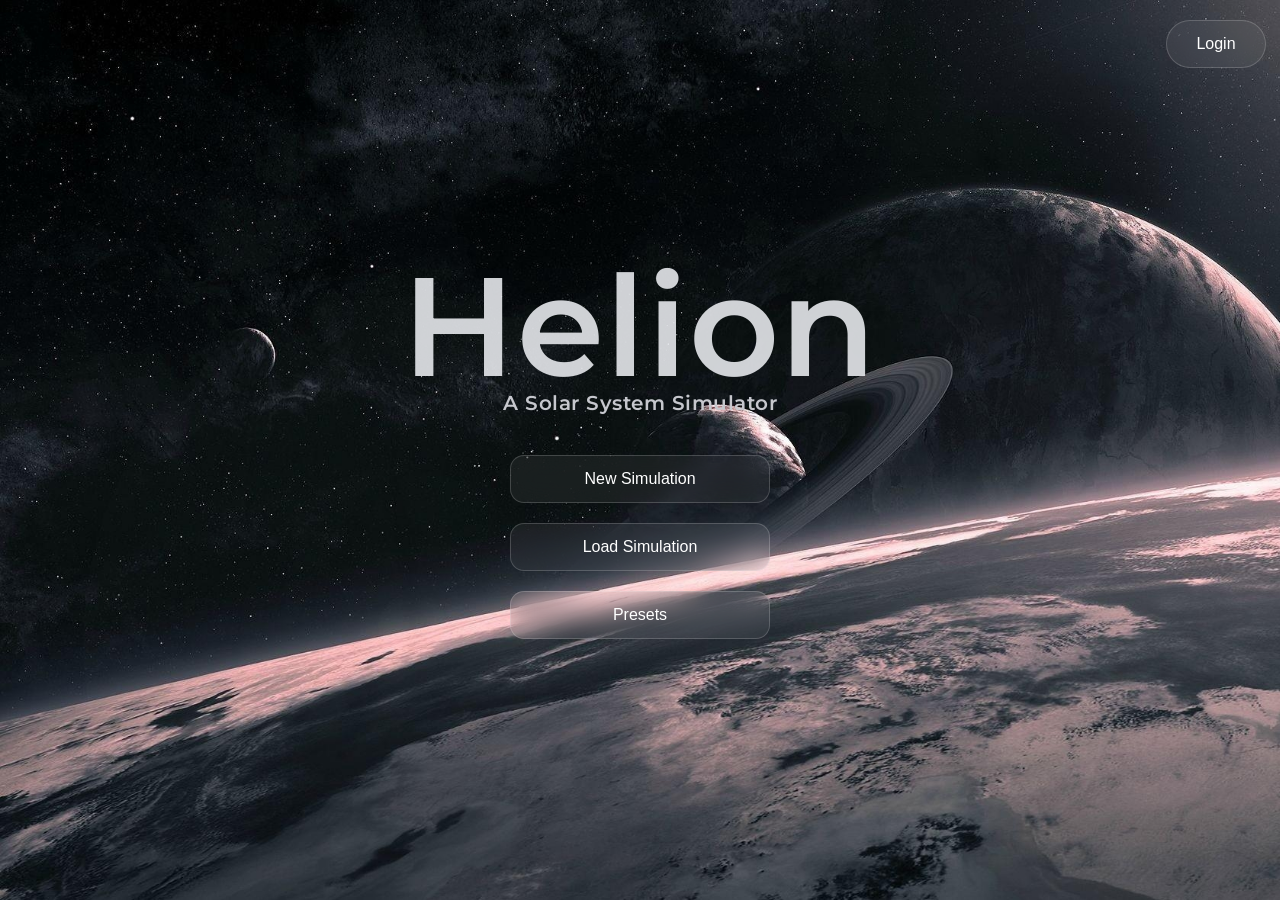
<file: index.html>
<!DOCTYPE html>
<html lang="en">
<head>
  <meta charset="UTF-8" />
  <title>Helion</title>
  <link rel="stylesheet" href="/src/css/home.css" />
  <link href="https://fonts.googleapis.com/css2?family=Montserrat:display=swap" rel="stylesheet">
</head>
<body>

  <div class="auth-btns">
    <div id="auth-logged-out">
      <button id="login-btn" class="primary-btn auth-btn">Login</button>
    </div>

    <div id="auth-logged-in" class="auth-user hidden">
      <span id="user-email"></span>
      <button id="logout-btn" class="primary-btn auth-btn logout-btn">Logout</button>
    </div>
  </div>

  <div class="menu-container">
    <h1 class="app-title">Helion</h1>
    <p class="app-subtitle">A Solar System Simulator</p>

    <div class="menu-actions">
      <button data-nav="/simulation" class="primary-btn">New Simulation</button>
      <button data-nav="/load" class="primary-btn">Load Simulation</button>
      <button data-nav="/presets" class="primary-btn">Presets</button>
    </div>
  </div>

  <script type="module" src="/src/scripts/pages/home.js"></script>
  <script type="module" src="/src/scripts/navigation.js"></script>
  <script type="module" src="/src/scripts/auth.js"></script>

</body>
</html>
</file>
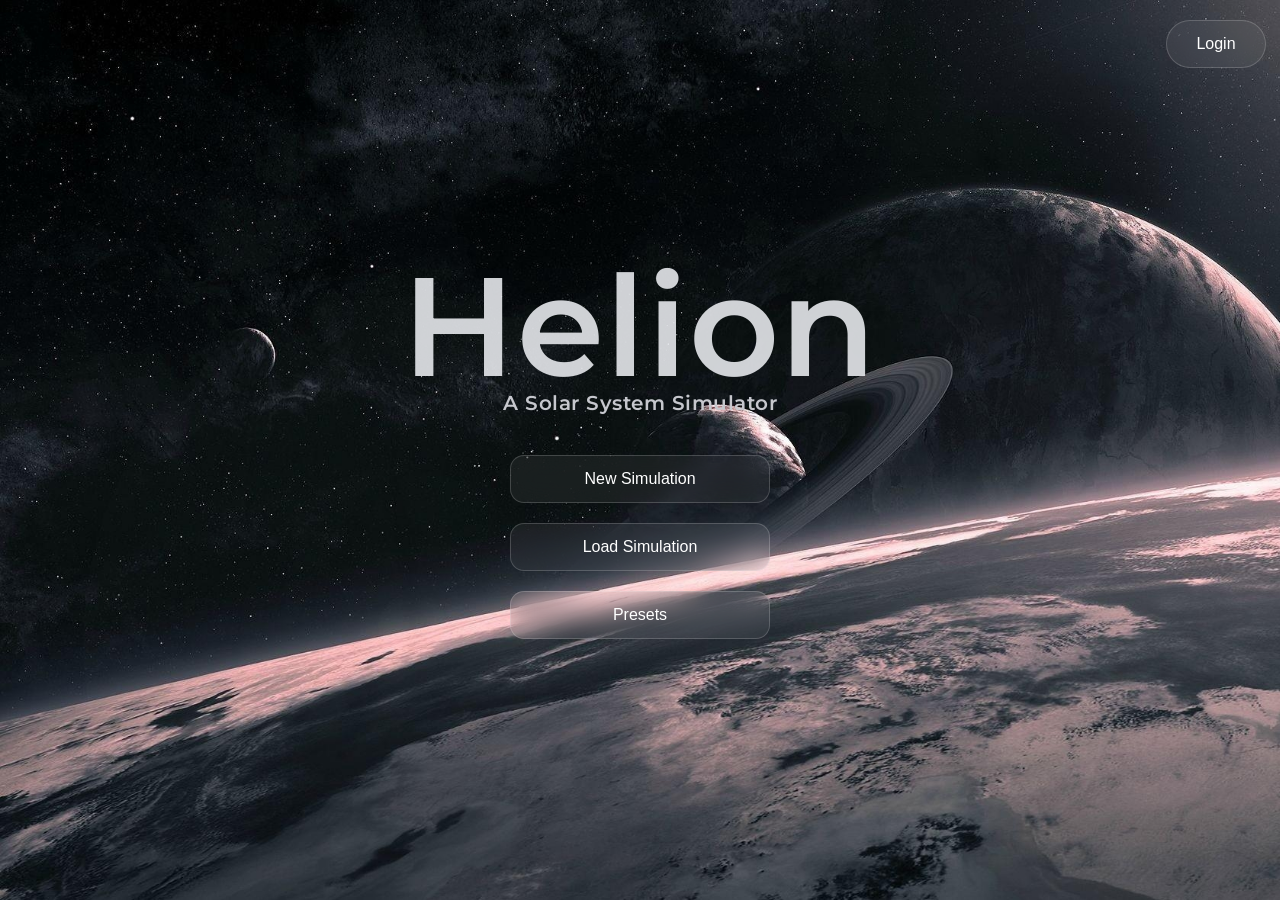
<file: src/pages/home.html>
<!DOCTYPE html>
<html lang="en">
<head>
  <meta charset="UTF-8" />
  <title>Helion</title>
  <link rel="stylesheet" href="../css/home.css" />
  <link href="https://fonts.googleapis.com/css2?family=Montserrat:display=swap" rel="stylesheet">
</head>
<body>

  <div class="auth-btns">
    <div id="auth-logged-out">
      <button id="login-btn" class="primary-btn auth-btn">Login</button>
    </div>

    <div id="auth-logged-in" class="auth-user hidden">
      <span id="user-email"></span>
      <button id="logout-btn" class="primary-btn auth-btn logout-btn">Logout</button>
    </div>
  </div>

  <div class="menu-container">
    <h1 class="app-title">Helion</h1>
    <p class="app-subtitle">A Solar System Simulator</p>

    <div class="menu-actions">
      <button data-nav="/simulation" class="primary-btn">New Simulation</button>
      <button data-nav="/load" class="primary-btn">Load Simulation</button>
      <button data-nav="/presets" class="primary-btn">Presets</button>
    </div>
  </div>

  <script type="module" src="../scripts/pages/home.js"></script>
  <script type="module" src="../scripts/navigation.js"></script>
  <script type="module" src="../scripts/auth.js"></script>

</body>
</html>
</file>
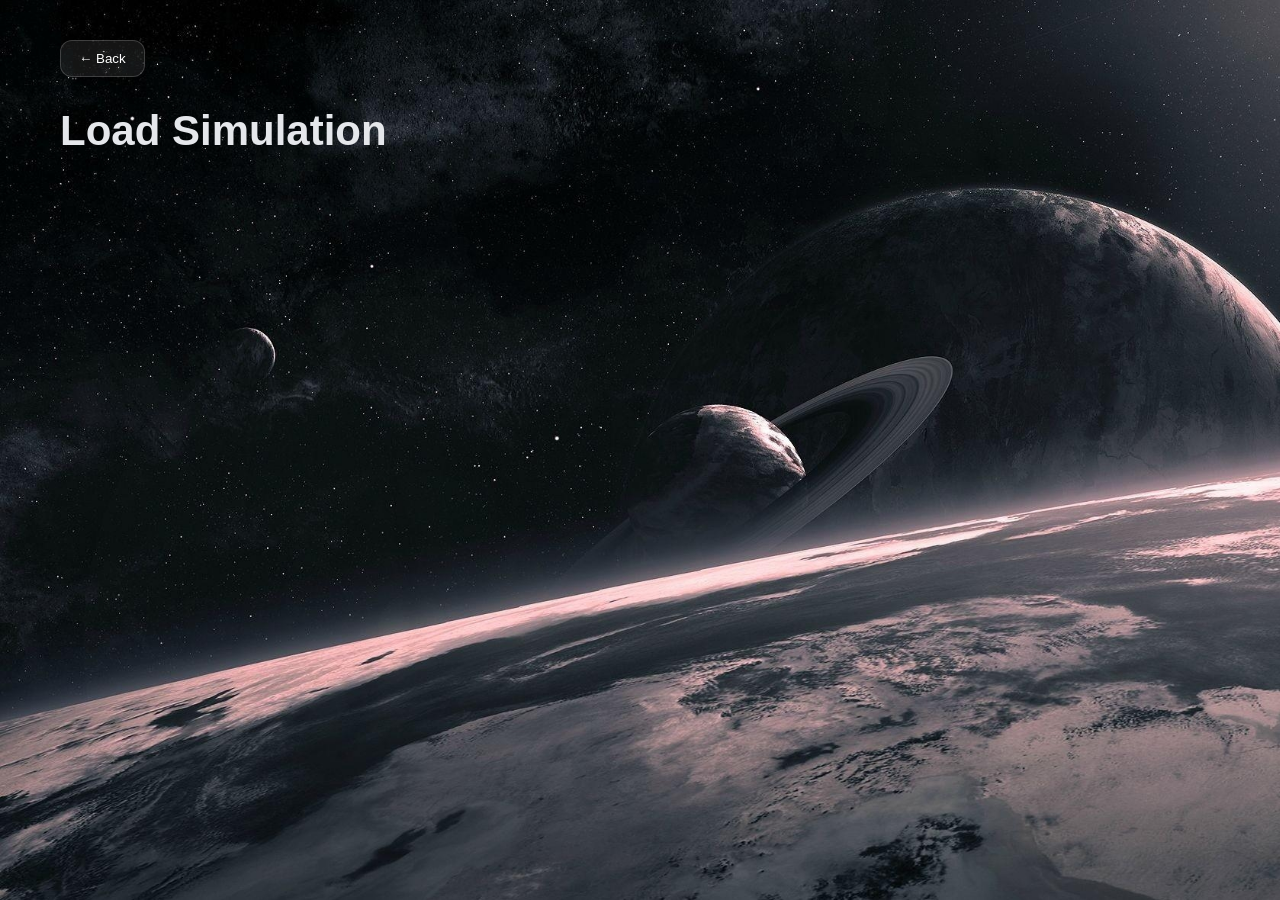
<file: src/pages/load.html>
<!DOCTYPE html>
<html lang="en">
<head>
  <meta charset="UTF-8" />
  <title>Load Simulation | Helion</title>
  <link rel="stylesheet" href="/src/css/load.css" />
</head>
<body>

  <button data-nav="/" class="back-btn">← Back</button>

  <div class="presets-container">
    <h1>Load Simulation</h1>
    <div id="simulation-list" class="list"></div>
  </div>

  <script type="module" src="/src/scripts/navigation.js"></script>
  <script type="module" src="/src/scripts/pages/load.js"></script>
</body>
</html>
</file>
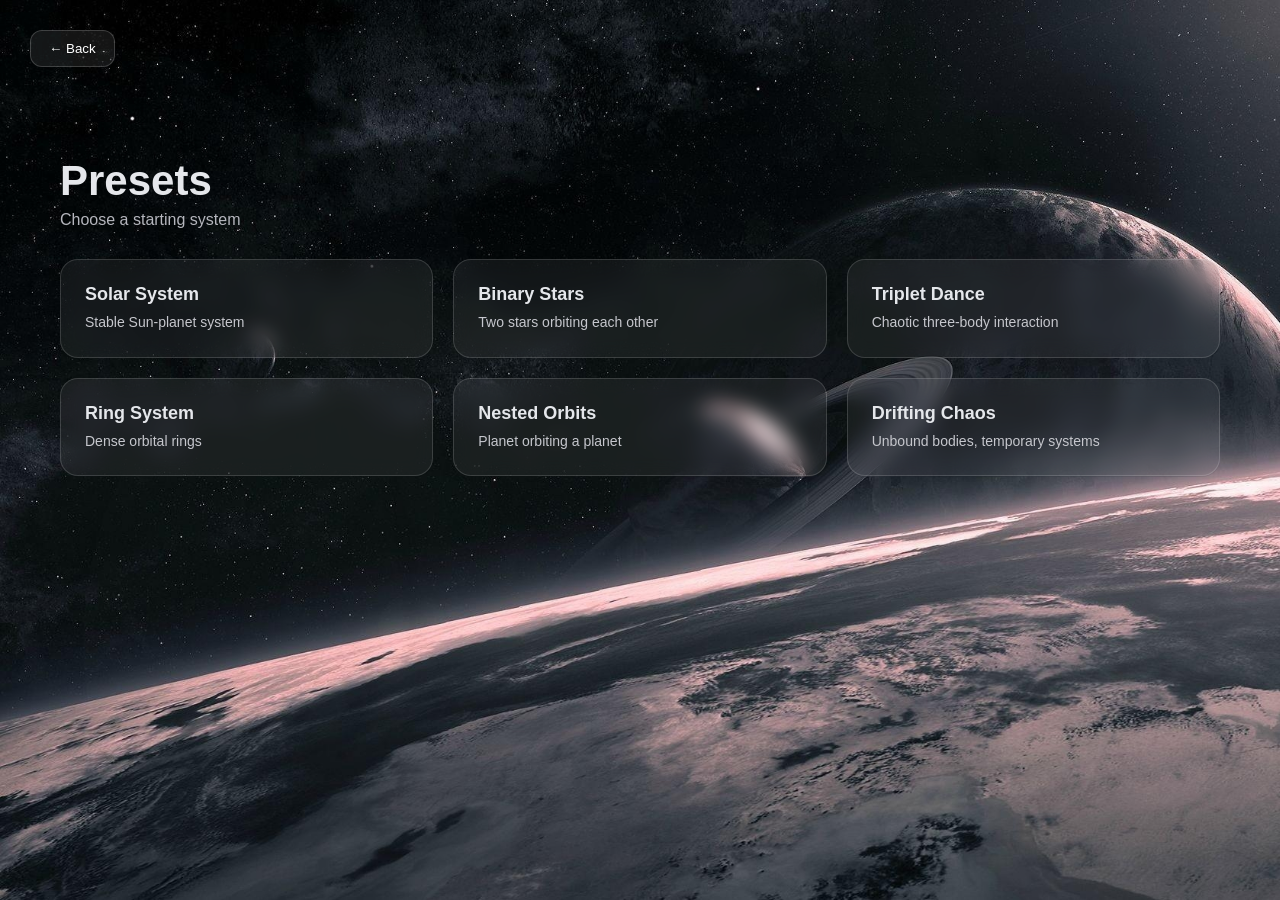
<file: src/pages/presets.html>
<!DOCTYPE html>
<html lang="en">
<head>
  <meta charset="UTF-8" />
  <title>Presets | Helion</title>
  <link rel="stylesheet" href="/src/css/presets.css" />
</head>
<body>

  <button data-nav="/" class="back-btn">← Back</button>

  <div class="presets-container">

    <div class="presets-header">
      <h1>Presets</h1>
      <p>Choose a starting system</p>
    </div>

    <div class="preset-grid">

      <div class="preset-card" data-preset="solar">
        <div class="preset-title">Solar System</div>
        <div class="preset-desc">Stable Sun-planet system</div>
      </div>

      <div class="preset-card" data-preset="binary">
        <div class="preset-title">Binary Stars</div>
        <div class="preset-desc">Two stars orbiting each other</div>
      </div>

      <div class="preset-card" data-preset="triplet">
        <div class="preset-title">Triplet Dance</div>
        <div class="preset-desc">Chaotic three-body interaction</div>
      </div>

      <div class="preset-card" data-preset="rings">
        <div class="preset-title">Ring System</div>
        <div class="preset-desc">Dense orbital rings</div>
      </div>

      <div class="preset-card" data-preset="nested">
        <div class="preset-title">Nested Orbits</div>
        <div class="preset-desc">Planet orbiting a planet</div>
      </div>

      <div class="preset-card" data-preset="chaos">
        <div class="preset-title">Drifting Chaos</div>
        <div class="preset-desc">Unbound bodies, temporary systems</div>
      </div>

    </div>
  </div>

  <script type="module" src="/src/scripts/navigation.js"></script>
  <script type="module" src="/src/scripts/utils/presets.js"></script>

</body>
</html>
</file>
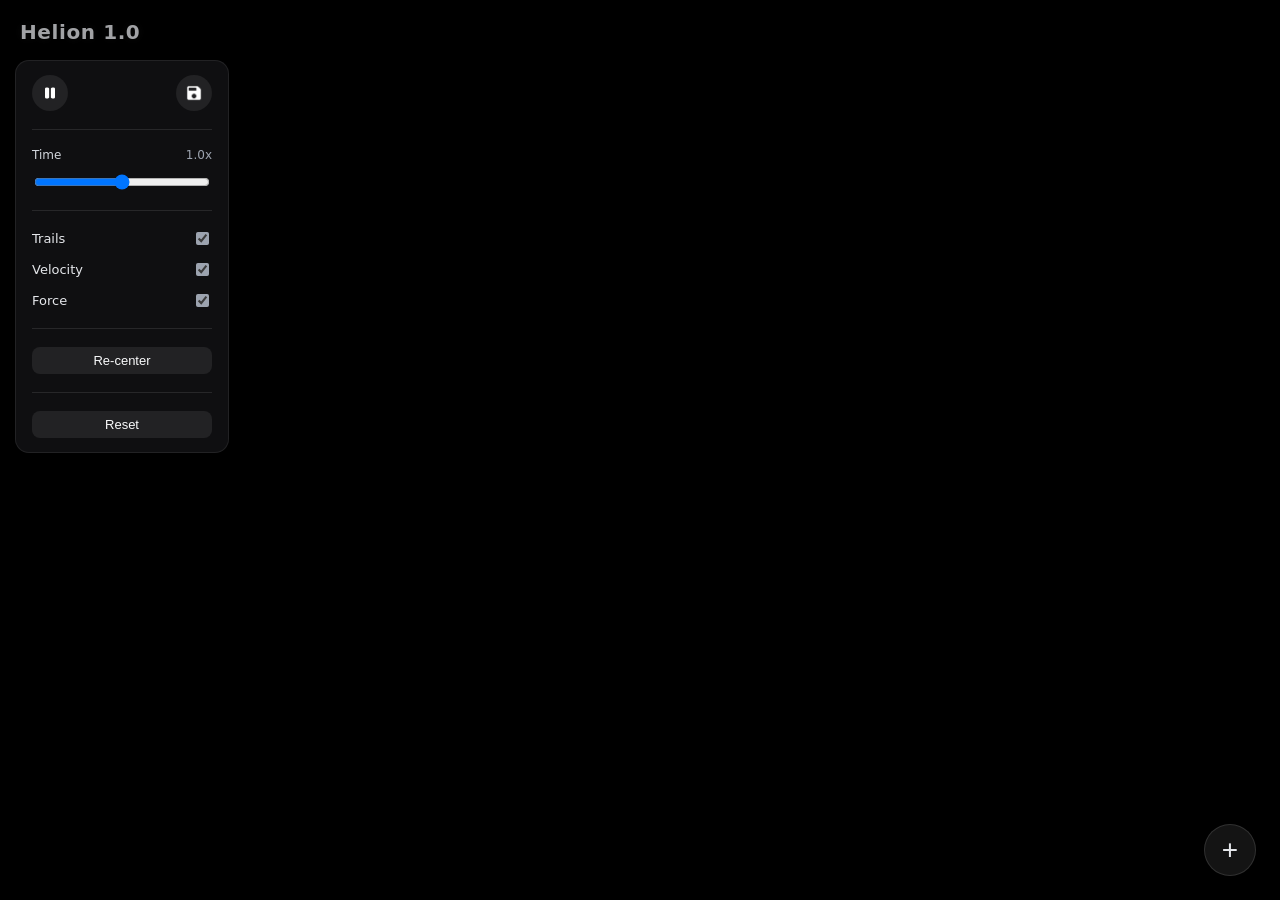
<file: src/pages/simulation.html>
<!DOCTYPE html>
<html lang="en">
<head>
  <meta charset="UTF-8" />
  <title>Simulation</title>
  <link rel="stylesheet" href="../css/simulation.css" />
</head>
<body>
  
  <canvas id="canvas"></canvas>
  
  <div id="app-title">Helion 1.0</div>
  
  <aside id="left-toolbar" class="panel">
    
    <div id="icon-btns">
      
      <button id="pauseBtn" class="icon-btn"><img id="pauseIcon" src="../assets/pause.png"/></button>
      
      <button id="saveBtn" class="icon-btn"><img id="pauseIcon" src="../assets/save-icon.png"/></button>
      
    </div>
    
    
    <div class="divider"></div>
    
    <div class="slider-group">
      <div class="slider-header"><span>Time</span><span id="timeScaleValue">1.0x</span></div>
      <input type="range" id="timeScaleSlider" min="0" max="100" value="50"/>
    </div>
    
    <div class="divider"></div>
    
    <label class="toggle"><span>Trails</span><input type="checkbox" id="toggleTrails" checked /></label>
    <label class="toggle"><span>Velocity</span><input type="checkbox" id="toggleVelocity" checked /></label>
    <label class="toggle"><span>Force</span><input type="checkbox" id="toggleForce" checked /></label>
    
    <div class="divider"></div>
    
    <button id="recenterBtn" class="text-btn">Re-center</button>
    
    <div class="divider"></div>
    
    <button id="resetBtn" class="text-btn">Reset</button>
    
  </aside>
  
  <aside id="right-toolbar">
    
    <div id="body-controls" class="panel hidden">
      <h3>Body Controls</h3>
      
      <div class="divider"></div>
      
      <div class="slider-group">
        <div class="slider-header">
          <span>Mass</span>
          <span class="slider-value" id="massValue">100</span>
        </div>
        <input type="range" id="massSlider" min="1" max="10000" />
      </div>
      
      
      <div class="slider-group">
        <div class="slider-header">
          <span>Radius</span>
          <span class="slider-value" id="sizeValue">20</span>
        </div>
        <input type="range" id="sizeSlider" min="10" max="200" />
      </div>
      
      
      <div class="divider"></div>
      
      <label>Color<input type="color" id="colorPicker" /></label>
      
      
    </div>
    
    <div id="body-info" class="panel hidden"></div>
    
  </aside>
  
  <button id="addBodyBtn" class="fab">+</button>
  
  <script type="module" src="../scripts/pages/simulation.js"></script>
  <script type="module" src="/src/scripts/initAuth.js"></script>

</body>
</html>
</file>
<file: src/css/home.css>
* {
  box-sizing: border-box;
  margin: 0;
  padding: 0;
}

html, body {
  display: flex;
  flex-direction: column;
  width: 100%;
  height: 100%;
  overflow: hidden;   
  background: #000;
  color: #e5e7eb;
  font-family: 'Montserrat', sans-serif;
  background-image: url("../assets/universe-background.jpg");
  background-size: cover;
  background-repeat: no-repeat;
  background-attachment: fixed;
}

.auth-btns {
  display: flex;
  justify-content: flex-end;
  align-items: center;
  padding: 10px 14px;
  gap: 12px;
}

.auth-user {
  display: flex;
  align-items: center;
  gap: 12px;
}

.auth-user span {
  font-size: 14px;
  color: #e5e7eb;
  opacity: 0.9;
  max-width: 220px;
  white-space: nowrap;
  overflow: hidden;
  text-overflow: ellipsis;
}

.auth-btn {
  width: 100px;
  padding: 8px 18px;
  font-size: 14px;
  border-radius: 50px;
}

.hidden {
  display: none;
}

#login-btn, #logout-btn{
  width: 100px;
  border-radius: 50px;
}

.menu-container {
  height: 100%;
  padding-bottom: 100px;
  display: flex;
  flex-direction: column;
  align-items: center;
  justify-content: center;
}

.app-title {
  font-size: 140px;
  font-weight: 600;
  letter-spacing: 0.1rem;
  opacity: 0.9;
}

.app-subtitle {
  font-size: 20px;
  color: #c6c7cd;
  font-weight: 600;
  letter-spacing: 0.5px;
  margin-top: -20px;
  margin-bottom: 30px;
  margin-right: 0px;
}

.menu-actions {
  display: flex;
  flex-direction: column;
  align-items: center;
  gap: 0px;
}

.primary-btn {
  width: 260px;
  padding: 14px 0;
  margin: 10px 0;
  font-size: 16px;
  font-weight: 500;
  color: white;
  background: rgba(255, 255, 255, 0.06);
  border: 1px solid rgba(255, 255, 255, 0.18);
  border-radius: 14px;
  backdrop-filter: blur(12px);
  transition: all 0.25s ease;
}

.primary-btn:hover {
  background: rgba(255, 255, 255, 0.25);
  cursor: pointer;
  transform: translateY(-4px);
}

.screen {
  position: absolute;
  inset: 0;
  display: none;
}

.screen.active {
  display: block;
}

.simple-screen {
  height: 100%;
  display: flex;
  flex-direction: column;
  justify-content: center;
  align-items: center;
  gap: 30px;
}

.simple-screen h2 {
  font-size: 36px;
  font-weight: 600;
}


#new-sim-btn{
  width: 320px;
  border-color: rgba(255, 255, 255, 0.4);
}
#load-sim-btn{
  width: 320px;
}
</file>
<file: src/css/load.css>
@import url('./home.css');

body {
  justify-content: flex-start;
  padding: 40px 60px;
}

h1 {
  font-size: 42px;
  font-weight: 600;
  margin-bottom: 30px;
}

.list {
  display: flex;
  flex-direction: column;
  gap: 14px;
  max-width: 700px;
}

.sim-item {
  display: flex;
  justify-content: space-between;
  align-items: center;

  padding: 20px 24px;
  border-radius: 16px;

  background: rgba(255, 255, 255, 0.06);
  border: 1px solid rgba(255, 255, 255, 0.15);
  backdrop-filter: blur(10px);
}

.sim-item .name {
  font-size: 18px;
  font-weight: 600;
}

.sim-item .date {
  font-size: 13px;
  color: #b5b6bd;
  margin-top: 4px;
}

.open-btn {
  padding: 10px 18px;
  border-radius: 12px;
  background: rgba(255,255,255,0.12);
  border: 1px solid rgba(255,255,255,0.2);
  color: white;
  cursor: pointer;
}

.open-btn:hover {
  background: rgba(255,255,255,0.25);
}

.back-btn {
  align-self: flex-start;
  margin-bottom: 30px;

  padding: 10px 18px;
  border-radius: 12px;

  background: rgba(255,255,255,0.08);
  border: 1px solid rgba(255,255,255,0.18);
  color: white;

  cursor: pointer;
}

.back-btn:hover {
  background: rgba(255,255,255,0.2);
}
</file>
<file: src/css/simulation.css>
html, body {
  margin: 0;
  padding: 0;
  background: #000;
  overflow: hidden;
  font-family: system-ui, -apple-system, BlinkMacSystemFont, sans-serif;
}

canvas {
  position: fixed;
  inset: 0;
  width: 100vw;
  height: 100vh;
  z-index: 0;
  background-size: cover;
  background-repeat: no-repeat;
}


#app-title {
  position: fixed;
  top: 20px;
  left: 20px;
  
  font-size: 20px;
  font-weight: 600;
  letter-spacing: 0.6px;
  
  text-shadow: 0 0 12px rgba(255,255,255,0.08);
  
  color: #e5e7eb;
  opacity: 0.7;
  
  z-index: 12;
  
  pointer-events: none;
}

.panel {
  width: 100%;
  background: rgba(18, 18, 20, 0.88);
  backdrop-filter: blur(10px);
  border-radius: 14px;
  padding: 14px 16px;
  color: #e5e7eb;
  border: 1px solid rgba(255,255,255,0.08);
  box-shadow: 0 8px 24px rgba(0,0,0,0.45);
  pointer-events: auto;
}

#left-toolbar {
  position: fixed;
  top: 60px;
  left: 15px;
  
  width: 180px;
  display: flex;
  flex-direction: column;
  align-items: flex-start;
  gap: 12px;
  
  z-index: 10;
}

#icon-btns{
  width: 100%;
  display: flex;
  flex-direction: row;
}

#saveBtn{
  margin-left: auto;
}

#body-controls.hidden {
  display: none;
}

.pause-wrap {
  width: 100%;
  display: flex;
  justify-content: center;
}

#right-toolbar {
  position: fixed;
  top: 20px;
  right: 40px;
  
  width: 240px;
  display: flex;
  flex-direction: column;
  gap: 12px;
  
  z-index: 10;
  pointer-events: none;
}

#right-toolbar .panel {
  pointer-events: auto;
}

#massSlider{
  margin-bottom: 15px;
}

.slider-group {
  width: 100%;
  display: flex;
  flex-direction: column;
  gap: 6px;
}

.slider-value {
  display: flex;
  justify-content: space-between;
  font-size: 12px;
  color: #d1d5db;
  color: #9ca3af;
  font-variant-numeric: tabular-nums;
}

.slider-header {
  display: flex;
  justify-content: space-between;
  font-size: 12px;
  color: #d1d5db;
}

#timeScaleValue {
  color: #9ca3af;
  font-variant-numeric: tabular-nums;
}


label {
  display: flex;
  flex-direction: column;
  font-size: 13px;
  margin-bottom: 10px;
}

label.toggle {
  flex-direction: row;
  align-items: center;
  justify-content: space-between;
  width: 100%;
  margin-bottom: 0;
}

.toggle input {
  accent-color: #9ca3af;
  cursor: pointer;
}

input[type="range"],
input[type="color"] {
  margin-top: 6px;
}

.divider {
  height: 1px;
  width: 100%;
  background: rgba(255,255,255,0.1);
  margin: 6px 0;
}

.icon-btn {
  width: 36px;
  height: 36px;
  border-radius: 50%;
  background: rgba(255,255,255,0.08);
  border: none;
  display: flex;
  align-items: center;
  justify-content: center;
  cursor: pointer;
}

.icon-btn img {
  width: 18px;
  height: 18px;
  filter: invert(1);
}

.icon-btn:hover {
  background: rgba(255,255,255,0.15);
}

.text-btn {
  width: 100%;
  background: rgba(255,255,255,0.08);
  border: none;
  color: #f9fafb;
  padding: 6px 10px;
  border-radius: 8px;
  font-size: 13px;
  cursor: pointer;
}

.text-btn:hover {
  background: rgba(255,255,255,0.15);
}

#body-info {
  font-size: 13px;
  line-height: 1.5;
}

#body-info.hidden {
  display: none;
}

#body-info div {
  display: flex;
  justify-content: space-between;
  padding: 4px 0;
}

#body-info div b {
  color: #9ca3af;
  font-weight: 500;
}

.fab {
  position: fixed;
  bottom: 24px;
  right: 24px;
  
  width: 52px;
  height: 52px;
  border-radius: 50%;
  
  background: rgba(255,255,255,0.08);
  color: #e5e7eb;
  border: 1px solid rgba(255,255,255,0.12);
  
  font-size: 28px;
  line-height: 0;
  cursor: pointer;
  
  z-index: 10;
}

.fab:hover {
  background: rgba(255,255,255,0.15);
}

.toast {
  position: fixed;
  bottom: 30px;
  left: 50%;
  transform: translateX(-50%) translateY(20px);

  padding: 12px 20px;
  border-radius: 14px;

  background: rgba(0,0,0,0.7);
  border: 1px solid rgba(255,255,255,0.2);
  color: white;

  opacity: 0;
  transition: all 0.25s ease;
}

.toast.show {
  opacity: 1;
  transform: translateX(-50%) translateY(0);
}
</file>
<file: src/css/presets.css>
@import url('./home.css');

.presets-container {
  padding: 60px;
  display: flex;
  flex-direction: column;
  gap: 30px;
}

.presets-header h1 {
  font-size: 42px;
  font-weight: 600;
}

.presets-header p {
  color: #b5b6bd;
  margin-top: 6px;
}

.preset-grid {
  display: grid;
  grid-template-columns: repeat(auto-fill, minmax(280px, 1fr));
  gap: 20px;
}

.preset-card {
  padding: 24px;
  border-radius: 18px;

  background: rgba(255, 255, 255, 0.06);
  border: 1px solid rgba(255, 255, 255, 0.15);
  backdrop-filter: blur(10px);

  cursor: pointer;
  transition: transform 0.2s ease, background 0.2s ease;
}

.preset-card:hover {
  background: rgba(255, 255, 255, 0.18);
  transform: translateY(-4px);
}

.preset-title {
  font-size: 18px;
  font-weight: 600;
  margin-bottom: 8px;
}

.preset-desc {
  font-size: 14px;
  color: #c6c7cd;
  line-height: 1.4;
}


.back-btn {
  align-self: flex-start;
  margin: 30px;

  padding: 10px 18px;
  border-radius: 12px;

  background: rgba(255,255,255,0.08);
  border: 1px solid rgba(255,255,255,0.18);
  color: white;

  cursor: pointer;
}

.back-btn:hover {
  background: rgba(255,255,255,0.2);
}
</file>
